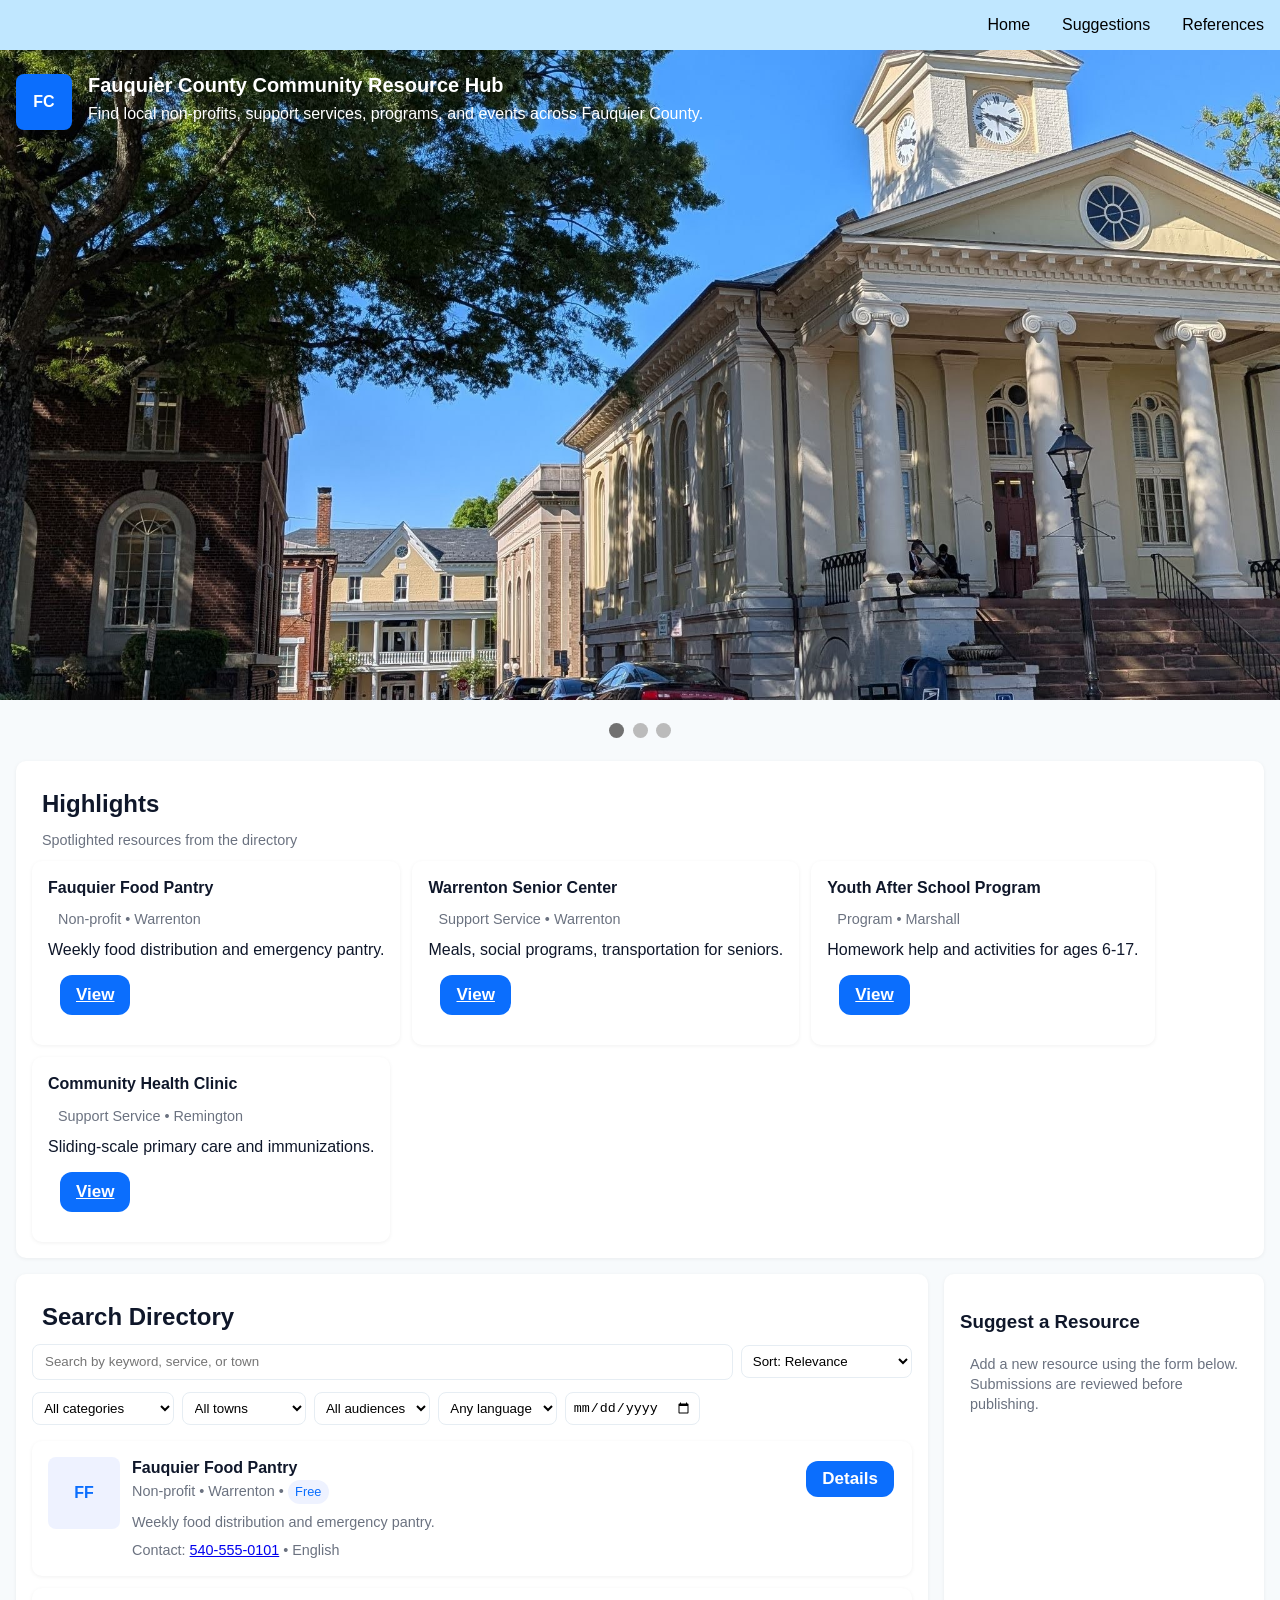
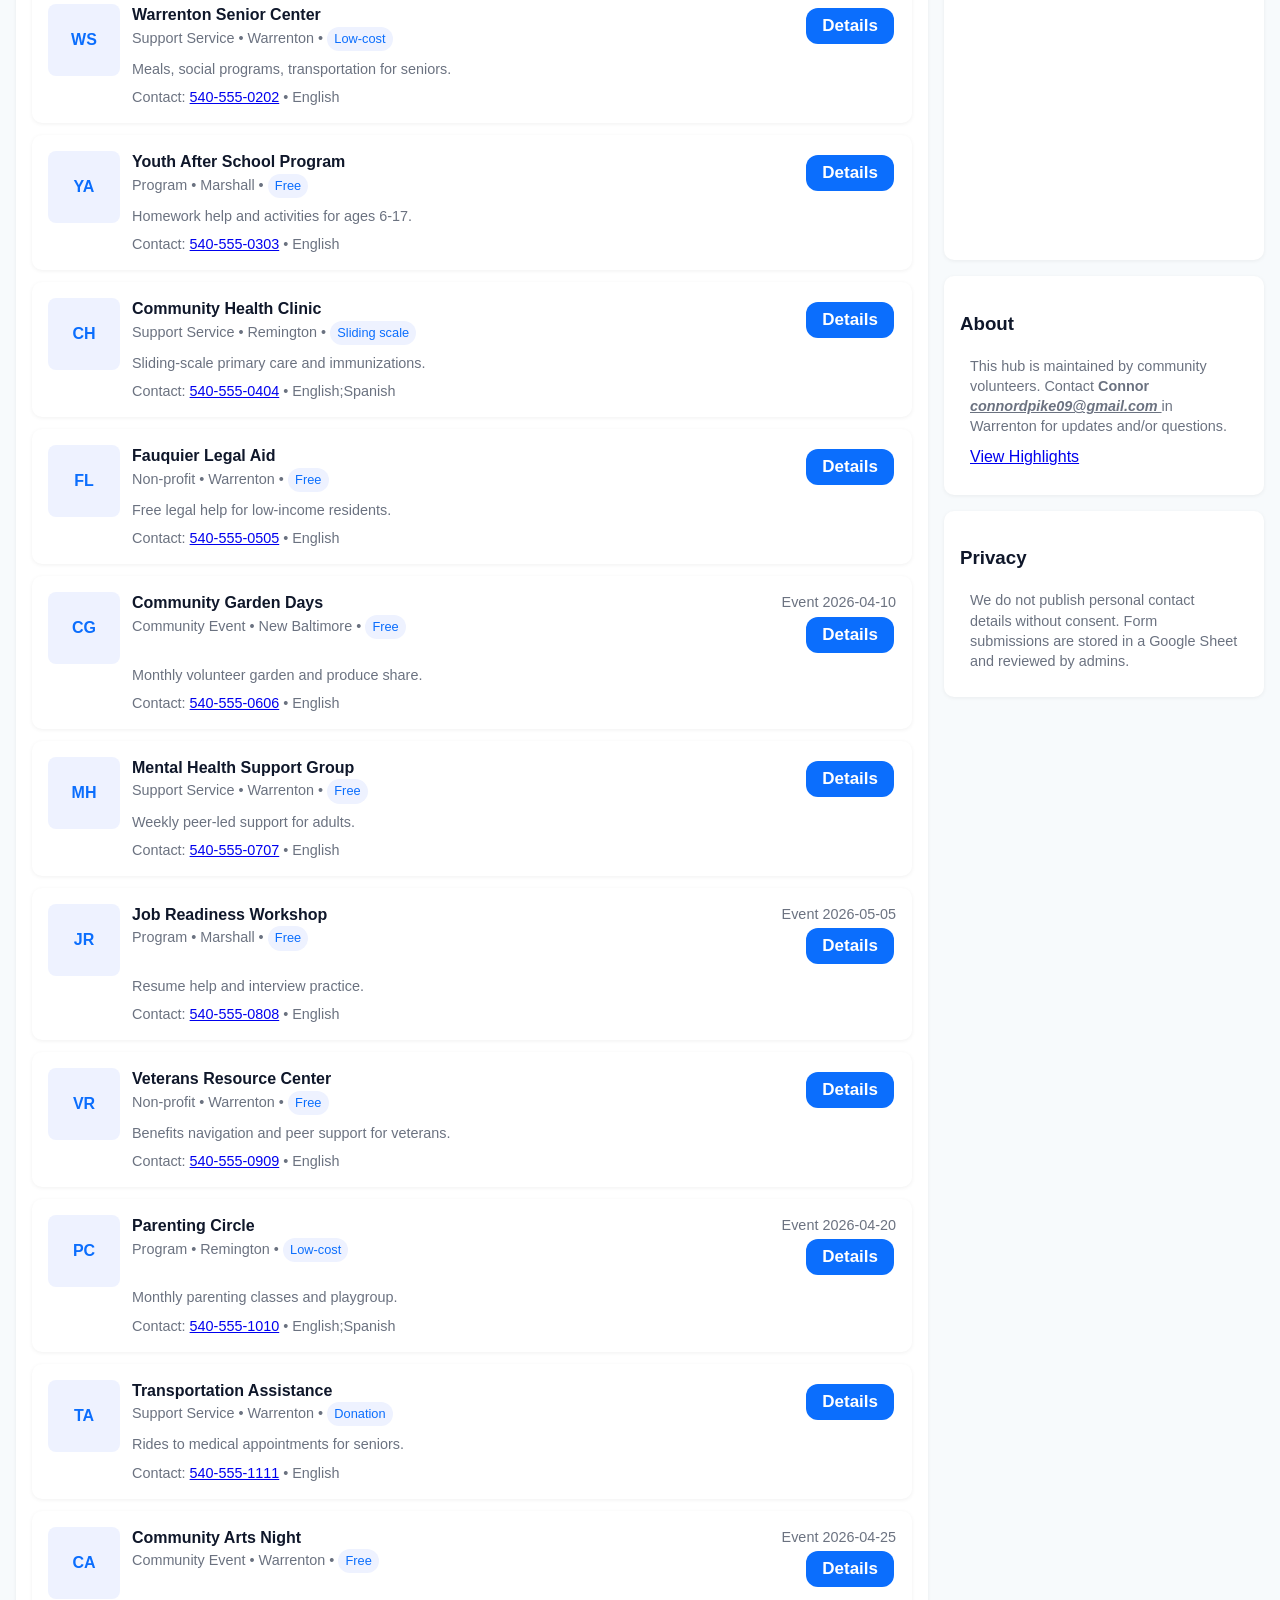
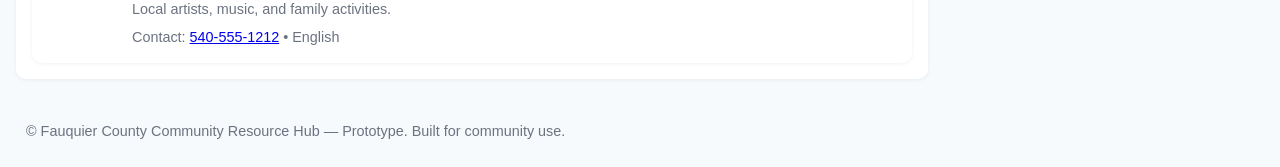
<file: index.html>
<html lang="en">
<head>
  <meta charset="utf-8" />
  <meta name="viewport" content="width=device-width,initial-scale=1" />
  <title>Fauquier County Community Resource Hub</title>
  <meta name="description" content="Directory of non-profits, support services, programs, and events in Fauquier County, VA." />
  <link rel="stylesheet" type="text/css" href="styles.css">


  <!-- Structured Data for one highlighted LocalBusiness and an Event example -->
  <script type="application/ld+json">
  {
    "@context":"https://schema.org",
    "@graph":[
      {"@type":"WebSite","url":"https://example.org","name":"Fauquier County Community Resource Hub"},
      {"@type":"LocalBusiness","name":"Fauquier Food Pantry","address":{"@type":"PostalAddress","addressLocality":"Warrenton","addressRegion":"VA"},"telephone":"+1-540-555-0101"}
    ]
  }
  </script>
</head>
<body>
  


<body class="navbar">

<ul class="navbarul">
  <li><a href="ref.html">References</a></li>
  <li><a href="suggestions.html">Suggestions</a></li>
  <li><a href="index.html">Home</a></li>
</ul>


</body>

<!--
<button class="button button1">View</button
-->


  <a class="skip" href="#main">Skip to main content</a>
  <header>
    <div class="container brand" role="banner">
      <div class="logo" aria-hidden="true">FC</div>
      <div>
        <h1>Fauquier County Community Resource Hub</h1>
        <p class="lead">Find local non-profits, support services, programs, and events across Fauquier County.</p>
      </div>
    </div>
  </header>
<!-- Slideshow -->
<div class="slideshow-container">
<div class="slides fade">
  <img src="images\count 1.jpg" style="width:100%">
  <div class="text">Caption Text</div>
</div>

<div class="slides fade">
  <img src="images\count 2.jpg" style="width:100%">
  <div class="text">Caption Two</div>
</div>

<div class="slides fade">
  <img src="images\count 3.jpg" style="width:100%">
  <div class="text">Caption Three</div>
</div>

</div>
<br>

<div style="text-align:center">
  <span class="dot"></span> 
  <span class="dot"></span> 
  <span class="dot"></span> 
</div>

<script type= "text/javascript" src="script.js"></script>
<!------------------->
  <main id="main" class="container" role="main">
    <!-- Highlight Section -->
    <section aria-labelledby="highlights" class="card" style="margin-bottom:1rem">
      <h2 id="highlights">Highlights</h2>
      <p class="meta">Spotlighted resources from the directory</p>
      <div class="highlight-row" id="highlightRow" aria-live="polite"></div>
    </section>

    <div class="grid">
      <!-- Left: Directory -->
      <div>
        <section class="card" aria-labelledby="searchTitle">
          <h2 id="searchTitle">Search Directory</h2>
          <div class="search-row" role="search" aria-label="Search resources">
            <input id="searchInput" type="search" placeholder="Search by keyword, service, or town" aria-label="Search resources" />
            <div class="sort-row">
              <label for="sortSelect" class="visually-hidden">Sort by</label>
              <select id="sortSelect" aria-label="Sort results">
                <option value="relevance">Sort: Relevance</option>
                <option value="newest">Sort: Newest</option>
                <option value="upcoming">Sort: Upcoming events</option>
              </select>
            </div>
          </div>

          <div class="filters" aria-hidden="false" id="filters">
            <label class="visually-hidden" for="categoryFilter">Category</label>
            <select id="categoryFilter" aria-label="Filter by category">
              <option value="">All categories</option>
            </select>

            <label class="visually-hidden" for="townFilter">Town</label>
            <select id="townFilter" aria-label="Filter by town">
              <option value="">All towns</option>
            </select>

            <label class="visually-hidden" for="audienceFilter">Audience</label>
            <select id="audienceFilter" aria-label="Filter by audience">
              <option value="">All audiences</option>
              <option value="Families">Families</option>
              <option value="Seniors">Seniors</option>
              <option value="Youth">Youth</option>
            </select>

            <label class="visually-hidden" for="languageFilter">Language</label>
            <select id="languageFilter" aria-label="Filter by language">
              <option value="">Any language</option>
              <option value="English">English</option>
              <option value="Spanish">Spanish</option>
            </select>

            <label class="visually-hidden" for="dateFilter">Event date</label>
            <input id="dateFilter" type="date" aria-label="Filter by event date" />
          </div>

          <div id="results" class="results" aria-live="polite"></div>
          <div id="noResults" class="empty" hidden>No resources match your search.</div>
        </section>

        <!-- Resource detail modal (simple) -->
        <div id="detailModal" class="card" role="dialog" aria-modal="true" aria-hidden="true" style="display:none;margin-top:1rem">
          <button id="closeDetail" class="cta" style="background:#e2e8f0;color:#0b6efd">Close</button>
          <div id="detailContent" style="margin-top:.75rem"></div>
        </div>
      </div>

      <!-- Right: Sidebar -->
      <aside class="sidebar">
        <section class="card" aria-labelledby="submitTitle">
          <h3 id="submitTitle">Suggest a Resource</h3>
          <p class="meta">Add a new resource using the form below. Submissions are reviewed before publishing.</p>
          <iframe title="Suggest a resource form" src="https://docs.google.com/forms/d/e/1FAIpQLSen1qCsOibWEckjtG_W7qhlLWphPLWsk9jWWes9sHTEvv5N8A/viewform?usp=headerembedded=true" width="100%" height="420" frameborder="0" marginheight="0" marginwidth="0">Loading…</iframe>
        </section>

        <section class="card" style="margin-top:1rem" aria-labelledby="aboutTitle">
          <h3 id="aboutTitle">About</h3>
          <p class="meta">This hub is maintained by community volunteers. Contact <strong>Connor</strong> <i> <b> <u> connordpike09@gmail.com </u> </b> </i> in Warrenton for updates and/or questions.</p>
          <p><a class="cta" href="#highlights">View Highlights</a></p>
        </section>

        <section class="card" style="margin-top:1rem" aria-labelledby="privacyTitle">
          <h3 id="privacyTitle">Privacy</h3>
          <p class="meta">We do not publish personal contact details without consent. Form submissions are stored in a Google Sheet and reviewed by admins.</p>
        </section>
      </aside>
    </div>
  </main>

  <footer class="container" role="contentinfo">
    <p>© Fauquier County Community Resource Hub — Prototype. Built for community use.</p>
  </footer>

  <script>
    // Seed data: 12 resources across categories. Each item: id,title,category,town,description,contact,language,cost,audience,date,eventFlag,highlight
    const resources = [
      {id:1,title:"Fauquier Food Pantry",category:"Non-profit",town:"Warrenton",description:"Weekly food distribution and emergency pantry.",contact:"540-555-0101",language:"English",cost:"Free",audience:"Families",date:"",event:false,highlight:true},
      {id:2,title:"Warrenton Senior Center",category:"Support Service",town:"Warrenton",description:"Meals, social programs, transportation for seniors.",contact:"540-555-0202",language:"English",cost:"Low-cost",audience:"Seniors",date:"",event:false,highlight:true},
      {id:3,title:"Youth After School Program",category:"Program",town:"Marshall",description:"Homework help and activities for ages 6-17.",contact:"540-555-0303",language:"English",cost:"Free",audience:"Youth",date:"",event:false,highlight:true},
      {id:4,title:"Community Health Clinic",category:"Support Service",town:"Remington",description:"Sliding-scale primary care and immunizations.",contact:"540-555-0404",language:"English;Spanish",cost:"Sliding scale",audience:"All",date:"",event:false,highlight:true},
      {id:5,title:"Fauquier Legal Aid",category:"Non-profit",town:"Warrenton",description:"Free legal help for low-income residents.",contact:"540-555-0505",language:"English",cost:"Free",audience:"All",date:"",event:false,highlight:false},
      {id:6,title:"Community Garden Days",category:"Community Event",town:"New Baltimore",description:"Monthly volunteer garden and produce share.",contact:"540-555-0606",language:"English",cost:"Free",audience:"All",date:"2026-04-10",event:true,highlight:false},
      {id:7,title:"Mental Health Support Group",category:"Support Service",town:"Warrenton",description:"Weekly peer-led support for adults.",contact:"540-555-0707",language:"English",cost:"Free",audience:"Adults",date:"",event:false,highlight:false},
      {id:8,title:"Job Readiness Workshop",category:"Program",town:"Marshall",description:"Resume help and interview practice.",contact:"540-555-0808",language:"English",cost:"Free",audience:"Adults",date:"2026-05-05",event:true,highlight:false},
      {id:9,title:"Veterans Resource Center",category:"Non-profit",town:"Warrenton",description:"Benefits navigation and peer support for veterans.",contact:"540-555-0909",language:"English",cost:"Free",audience:"Veterans",date:"",event:false,highlight:false},
      {id:10,title:"Parenting Circle",category:"Program",town:"Remington",description:"Monthly parenting classes and playgroup.",contact:"540-555-1010",language:"English;Spanish",cost:"Low-cost",audience:"Families",date:"2026-04-20",event:true,highlight:false},
      {id:11,title:"Transportation Assistance",category:"Support Service",town:"Warrenton",description:"Rides to medical appointments for seniors.",contact:"540-555-1111",language:"English",cost:"Donation",audience:"Seniors",date:"",event:false,highlight:false},
      {id:12,title:"Community Arts Night",category:"Community Event",town:"Warrenton",description:"Local artists, music, and family activities.",contact:"540-555-1212",language:"English",cost:"Free",audience:"All",date:"2026-04-25",event:true,highlight:false}
    ];

    // Populate filters
    const categoryFilter = document.getElementById('categoryFilter');
    const townFilter = document.getElementById('townFilter');
    const audienceFilter = document.getElementById('audienceFilter');
    const languageFilter = document.getElementById('languageFilter');
    const dateFilter = document.getElementById('dateFilter');
    const searchInput = document.getElementById('searchInput');
    const resultsEl = document.getElementById('results');
    const noResults = document.getElementById('noResults');
    const sortSelect = document.getElementById('sortSelect');
    const highlightRow = document.getElementById('highlightRow');
    const detailModal = document.getElementById('detailModal');
    const detailContent = document.getElementById('detailContent');
    const closeDetail = document.getElementById('closeDetail');

    function uniqueValues(key){
      return [...new Set(resources.map(r=>r[key]).filter(Boolean))].sort();
    }
    function populateSelect(sel, values){
      values.forEach(v=>{
        const opt=document.createElement('option'); opt.value=v; opt.textContent=v; sel.appendChild(opt);
      });
    }
    populateSelect(categoryFilter, uniqueValues('category'));
    populateSelect(townFilter, uniqueValues('town'));

    // Render highlights
    function renderHighlights(){
      highlightRow.innerHTML='';
      const highlights = resources.filter(r=>r.highlight).slice(0,6);
      highlights.forEach(h=>{
        const div=document.createElement('div'); div.className='card highlight';
        div.innerHTML = `<strong>${h.title}</strong><p class="meta">${h.category} • ${h.town}</p><p style="margin:.5rem 0">${h.description}</p><p><a href="" class="button button1" data-id="${h.id}">View</a></p>`;
        highlightRow.appendChild(div);
      });
    }

    // Render results
    function renderResults(list){
      resultsEl.innerHTML='';
      if(!list.length){ noResults.hidden=false; return; } else { noResults.hidden=true; }
      list.forEach(r=>{
        const div=document.createElement('div'); div.className='card resource';
        div.innerHTML = `<div class="thumb" aria-hidden="true">${r.title.split(' ').slice(0,2).map(s=>s[0]).join('')}</div>
          <div style="flex:1">
            <div style="display:flex;justify-content:space-between;align-items:start">
              <div>
                <strong>${r.title}</strong>
                <div class="meta">${r.category} • ${r.town} • <span class="tag">${r.cost}</span></div>
              </div>
              <div style="text-align:right">
                ${r.event ? `<div class="meta">Event ${r.date}</div>` : ''}
                <button class="button button1" data-id="${r.id}">Details</button> 
              </div>
            </div>
            <p style="margin:.5rem 0" class="meta">${r.description}</p>
            <div class="meta">Contact: <a href="tel:${r.contact}">${r.contact}</a> • ${r.language}</div>
          </div>`;
        resultsEl.appendChild(div);
      });
    }

    // Filtering logic
    function filterAndSort(){
      const q = searchInput.value.trim().toLowerCase();
      const cat = categoryFilter.value;
      const town = townFilter.value;
      const aud = audienceFilter.value;
      const lang = languageFilter.value;
      const date = dateFilter.value;
      let list = resources.filter(r=>{
        // text match
        const text = (r.title+' '+r.description+' '+r.category+' '+r.town+' '+r.language).toLowerCase();
        const textMatch = q ? text.includes(q) : true;
        const catMatch = cat ? r.category===cat : true;
        const townMatch = town ? r.town===town : true;
        const audMatch = aud ? r.audience===aud : true;
        const langMatch = lang ? r.language.includes(lang) : true;
        const dateMatch = date ? (r.event && r.date===date) : true;
        return textMatch && catMatch && townMatch && audMatch && langMatch && dateMatch;
      });

      // sort
      const sort = sortSelect.value;
      if(sort==='newest'){ list = list.slice().reverse(); }
      if(sort==='upcoming'){ list = list.slice().filter(r=>r.event).sort((a,b)=> (a.date||'').localeCompare(b.date||'')); }

      renderResults(list);
    }

    // Event delegation for details
    resultsEl.addEventListener('click', e=>{
      const btn = e.target.closest('button');
      if(!btn) return;
      const id = Number(btn.dataset.id);
      openDetail(id);
    });
    highlightRow.addEventListener('click', e=>{
      const a = e.target.closest('a');
      if(!a) return;
      const id = Number(a.dataset.id);
      openDetail(id);
      e.preventDefault();
    });

    function openDetail(id){
      const r = resources.find(x=>x.id===id);
      if(!r) return;
      detailContent.innerHTML = `
        <h3>${r.title}</h3>
        <p class="meta">${r.category} • ${r.town} • ${r.cost}</p>
        <p>${r.description}</p>
        <p class="meta">Contact: <a href="tel:${r.contact}">${r.contact}</a></p>
        ${r.event ? `<p class="meta">Event date: ${r.date}</p>` : ''}
        <div style="margin-top:.5rem">
          <a class="cta" href="https://www.google.com/maps/search/${encodeURIComponent(r.town+' '+r.title)}" target="_blank" rel="noopener">Open map</a>
          <a class="cta" style="background:#10b981;margin-left:.5rem" href="mailto:?subject=${encodeURIComponent('Resource: '+r.title)}&body=${encodeURIComponent(r.title+' - '+r.description)}">Share</a>
        </div>
      `;
      detailModal.style.display='block';
      detailModal.setAttribute('aria-hidden','false');
      detailModal.scrollIntoView({behavior:'smooth'});
    }
    closeDetail.addEventListener('click', ()=>{
      detailModal.style.display='none';
      detailModal.setAttribute('aria-hidden','true');
    });

    // Wire inputs
    [searchInput,categoryFilter,townFilter,audienceFilter,languageFilter,dateFilter,sortSelect].forEach(el=>{
      el.addEventListener('input', filterAndSort);
      el.addEventListener('change', filterAndSort);
    });

    // Initial render
    renderHighlights();
    filterAndSort();

    // Accessibility: keyboard focus for results
    document.addEventListener('keydown', e=>{
      if(e.key==='/' && document.activeElement.tagName!=='INPUT'){ e.preventDefault(); searchInput.focus(); }
      if(e.key==='Escape'){ detailModal.style.display='none'; detailModal.setAttribute('aria-hidden','true'); }
    });

    // Simple analytics placeholder (replace with GA snippet if desired)
    console.log('Prototype loaded: Fauquier County Resource Hub');

    // NOTE: For admin workflow, connect the Google Form responses sheet to a simple review process.
  </script>
</body>
</html>
</file>
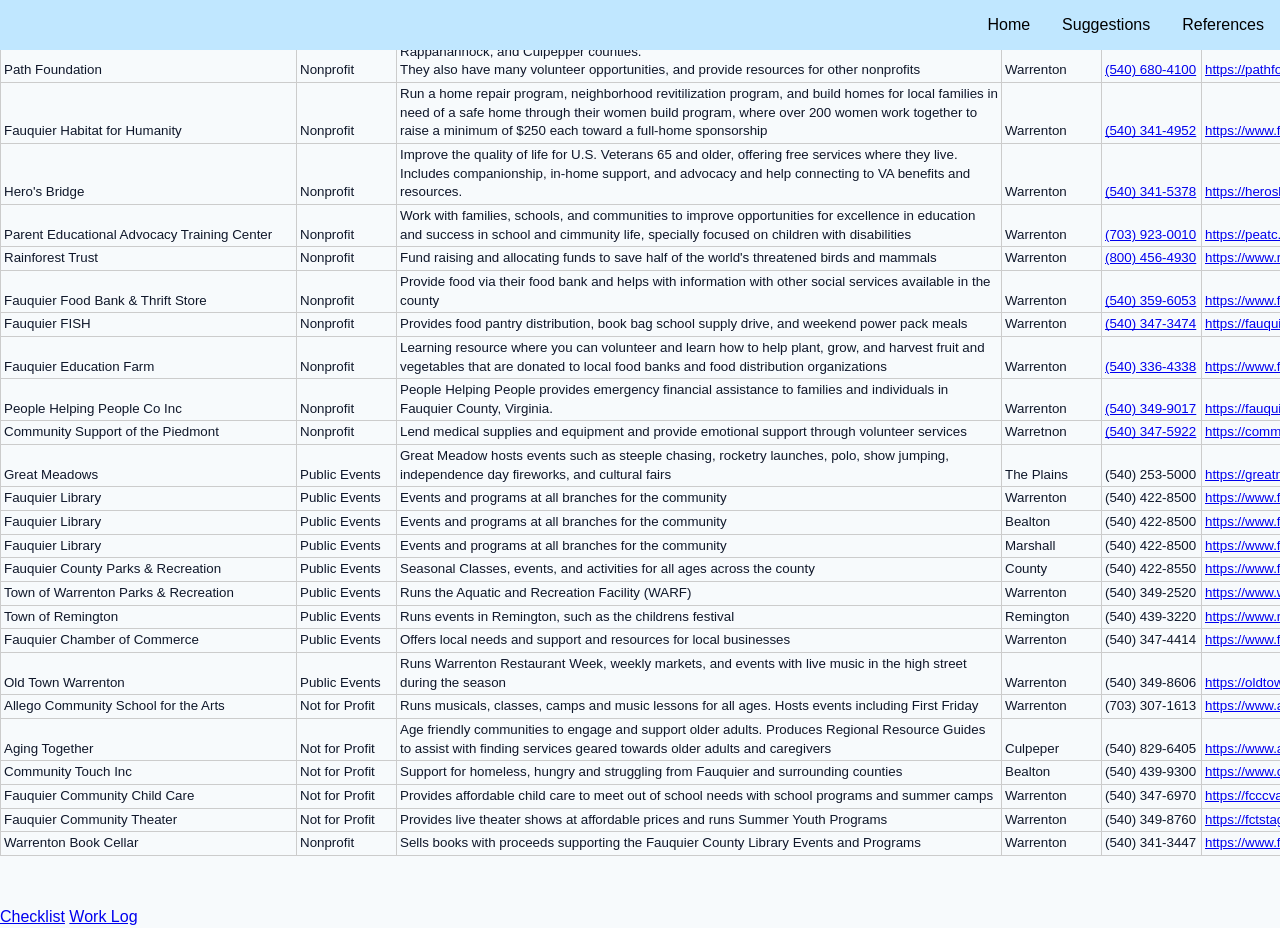
<file: ref.html>
<!DOCTYPE html>
<html>
  <head>
    <link rel="stylesheet" type="text/css" href="styles.css">
  </head>
  <body class="navbar">

<ul class="navbarul">
  <li><a href="ref.html">References</a></li>
  <li><a href="suggestions.html">Suggestions</a></li>
  <li><a href="index.html">Home</a></li>
</ul>
<div>
  <google-sheets-html-origin ><table xmlns="http://www.w3.org/1999/xhtml" cellspacing="0" cellpadding="0" dir="ltr" border="1" data-sheets-root="1" data-sheets-baot="1" style="table-layout: fixed; font-size: 10pt; font-family: Arial; width: 0px; border-collapse: collapse; border-width: medium; border-style: none; border-color: currentcolor; border-image: initial;">
  <thead>
    <tr style="height: 21px;">
      <th>Name</th>
      <th>Category</th>
      <th>Description</th>
      <th>Location</th>
      <th>Phone Number</th>
      <th>URL</th>
    </tr>
  </thead><colgroup><col width="296"><col width="100"><col width="605"><col width="100"><col width="100"><col width="495"></colgroup>
  <tbody>
    <tr style="height: 21px;">
      <td style="border: 1px solid rgb(204, 204, 204); overflow: hidden; padding: 2px 3px; vertical-align: bottom;">Path Foundation</td>
      <td style="border: 1px solid rgb(204, 204, 204); overflow: hidden; padding: 2px 3px; vertical-align: bottom; overflow-wrap: break-word;">Nonprofit</td>
      <td style="border: 1px solid rgb(204, 204, 204); overflow: hidden; padding: 2px 3px; vertical-align: bottom; overflow-wrap: break-word;">Nonprofit that gives grants and programs aimed at enhancing the health and wellbeing of Fauquier, Rappahannock, and Culpepper counties.<br>They also have many volunteer opportunities, and provide resources for other nonprofits</td>
      <td style="border: 1px solid rgb(204, 204, 204); overflow: hidden; padding: 2px 3px; vertical-align: bottom;">Warrenton</td>
      <td style="border: 1px solid rgb(204, 204, 204); overflow: hidden; padding: 2px 3px; vertical-align: bottom;"><a class="in-cell-link" href="about:invalid#zClosurez" target="_blank">(540) 680-4100</a></td>
      <td style="border: 1px solid rgb(204, 204, 204); overflow: hidden; padding: 2px 3px; vertical-align: bottom; text-decoration: underline; color: rgb(17, 85, 204);"><a class="in-cell-link" href="https://pathforyou.org/" target="_blank"><span style="font-size: 10pt; text-decoration-skip-ink: none; color: rgb(17, 85, 204);"></span></a><a class="in-cell-link" target="_blank" href="https://pathforyou.org/">https://pathforyou.org/</a></td>
    </tr>
    <tr style="height: 21px;">
      <td style="border: 1px solid rgb(204, 204, 204); overflow: hidden; padding: 2px 3px; vertical-align: bottom;">Fauquier Habitat for Humanity</td>
      <td style="border: 1px solid rgb(204, 204, 204); overflow: hidden; padding: 2px 3px; vertical-align: bottom; overflow-wrap: break-word;">Nonprofit</td>
      <td style="border: 1px solid rgb(204, 204, 204); overflow: hidden; padding: 2px 3px; vertical-align: bottom; overflow-wrap: break-word;">Run a home repair program, neighborhood revitilization program, and build homes for local families in need of a safe home through their women build program, where over 200 women work together to raise a minimum of $250 each toward a full-home sponsorship</td>
      <td style="border: 1px solid rgb(204, 204, 204); overflow: hidden; padding: 2px 3px; vertical-align: bottom;">Warrenton</td>
      <td style="border: 1px solid rgb(204, 204, 204); overflow: hidden; padding: 2px 3px; vertical-align: bottom;"><span style="font-size: 10pt; text-decoration: underline; text-decoration-skip-ink: none; color: rgb(17, 85, 204);"><a class="in-cell-link" target="_blank" href="tel:5403414952">(540) 341-4952</a></span></td>
      <td style="border: 1px solid rgb(204, 204, 204); overflow: hidden; padding: 2px 3px; vertical-align: bottom; text-decoration: underline; color: rgb(17, 85, 204);"><a class="in-cell-link" href="https://www.fauquierhabitat.org/" target="_blank"><span style="font-size: 10pt; text-decoration-skip-ink: none; color: rgb(17, 85, 204);"></span></a><a class="in-cell-link" target="_blank" href="https://www.fauquierhabitat.org/">https://www.fauquierhabitat.org/</a></td>
    </tr>
    <tr style="height: 21px;">
      <td style="border: 1px solid rgb(204, 204, 204); overflow: hidden; padding: 2px 3px; vertical-align: bottom;">Hero's Bridge</td>
      <td style="border: 1px solid rgb(204, 204, 204); overflow: hidden; padding: 2px 3px; vertical-align: bottom; overflow-wrap: break-word;">Nonprofit</td>
      <td style="border: 1px solid rgb(204, 204, 204); overflow: hidden; padding: 2px 3px; vertical-align: bottom; overflow-wrap: break-word;">Improve the quality of life for U.S. Veterans 65 and older, offering free services where they live. Includes companionship, in-home support, and advocacy and help connecting to VA benefits and resources.</td>
      <td style="border: 1px solid rgb(204, 204, 204); overflow: hidden; padding: 2px 3px; vertical-align: bottom;">Warrenton</td>
      <td style="border: 1px solid rgb(204, 204, 204); overflow: hidden; padding: 2px 3px; vertical-align: bottom;"><span style="font-size: 10pt; text-decoration: underline; text-decoration-skip-ink: none; color: rgb(17, 85, 204);"><a class="in-cell-link" target="_blank" href="tel:5403415378">(540) 341-5378</a></span></td>
      <td style="border: 1px solid rgb(204, 204, 204); overflow: hidden; padding: 2px 3px; vertical-align: bottom; text-decoration: underline; color: rgb(17, 85, 204);"><a class="in-cell-link" href="https://herosbridge.org/" target="_blank"><span style="font-size: 10pt; text-decoration-skip-ink: none; color: rgb(17, 85, 204);"></span></a><a class="in-cell-link" target="_blank" href="https://herosbridge.org/">https://herosbridge.org/</a></td>
    </tr>
    <tr style="height: 21px;">
      <td style="border: 1px solid rgb(204, 204, 204); overflow: hidden; padding: 2px 3px; vertical-align: bottom; overflow-wrap: break-word;">Parent Educational Advocacy Training Center</td>
      <td style="border: 1px solid rgb(204, 204, 204); overflow: hidden; padding: 2px 3px; vertical-align: bottom; overflow-wrap: break-word;">Nonprofit</td>
      <td style="border: 1px solid rgb(204, 204, 204); overflow: hidden; padding: 2px 3px; vertical-align: bottom; overflow-wrap: break-word;">Work with families, schools, and communities to improve opportunities for excellence in education and success in school and cimmunity life, specially focused on children with disabilities</td>
      <td style="border: 1px solid rgb(204, 204, 204); overflow: hidden; padding: 2px 3px; vertical-align: bottom;">Warrenton</td>
      <td style="border: 1px solid rgb(204, 204, 204); overflow: hidden; padding: 2px 3px; vertical-align: bottom; text-decoration: underline; color: rgb(17, 85, 204);"><a class="in-cell-link" href="https://www.google.com/search?client=firefox-b-1-d&amp;q=peatc#" target="_blank"><span style="font-size: 10pt; text-decoration-skip-ink: none; color: rgb(17, 85, 204);"></span></a><a class="in-cell-link" target="_blank" href="https://www.google.com/search?client=firefox-b-1-d&amp;q=peatc#">(703) 923-0010</a></td>
      <td style="border: 1px solid rgb(204, 204, 204); overflow: hidden; padding: 2px 3px; vertical-align: bottom; text-decoration: underline; color: rgb(17, 85, 204);"><a class="in-cell-link" href="https://peatc.org/" target="_blank"><span style="font-size: 10pt; text-decoration-skip-ink: none; color: rgb(17, 85, 204);"></span></a><a class="in-cell-link" target="_blank" href="https://peatc.org/">https://peatc.org/</a></td>
    </tr>
    <tr style="height: 21px;">
      <td style="border: 1px solid rgb(204, 204, 204); overflow: hidden; padding: 2px 3px; vertical-align: bottom;">Rainforest Trust</td>
      <td style="border: 1px solid rgb(204, 204, 204); overflow: hidden; padding: 2px 3px; vertical-align: bottom; overflow-wrap: break-word;">Nonprofit</td>
      <td style="border: 1px solid rgb(204, 204, 204); overflow: hidden; padding: 2px 3px; vertical-align: bottom;">Fund raising and allocating funds to save half of the world's threatened birds and mammals</td>
      <td style="border: 1px solid rgb(204, 204, 204); overflow: hidden; padding: 2px 3px; vertical-align: bottom;">Warrenton</td>
      <td style="border: 1px solid rgb(204, 204, 204); overflow: hidden; padding: 2px 3px; vertical-align: bottom; text-decoration: underline; color: rgb(17, 85, 204);"><a class="in-cell-link" href="https://www.google.com/search?q=rainforest+trust+warrenton+va&amp;client=firefox-b-1-d&amp;hs=OOfp&amp;sca_esv=b103bd3d850b62ba&amp;sxsrf=ANbL-n6tljmiB4yg9GMLOHMzbQXgergssA%3A1775595798305&amp;ei=FnHVadasEpjLp84P7NKeyQM&amp;biw=1870&amp;bih=919&amp;ved=0ahUKEwjWj8rm0dyTAxWY5ckDHWypJzkQ4dUDCBE&amp;uact=5&amp;oq=rainforest+trust+warrenton+va&amp;gs_lp=[base64]&amp;sclient=gws-wiz-serp#" target="_blank"><span style="font-size: 10pt; text-decoration-skip-ink: none; color: rgb(17, 85, 204);"></span></a><a class="in-cell-link" target="_blank" href="https://www.google.com/search?q=rainforest+trust+warrenton+va&amp;client=firefox-b-1-d&amp;hs=OOfp&amp;sca_esv=b103bd3d850b62ba&amp;sxsrf=ANbL-n6tljmiB4yg9GMLOHMzbQXgergssA%3A1775595798305&amp;ei=FnHVadasEpjLp84P7NKeyQM&amp;biw=1870&amp;bih=919&amp;ved=0ahUKEwjWj8rm0dyTAxWY5ckDHWypJzkQ4dUDCBE&amp;uact=5&amp;oq=rainforest+trust+warrenton+va&amp;gs_lp=[base64]&amp;sclient=gws-wiz-serp#">(800) 456-4930</a></td>
      <td style="border: 1px solid rgb(204, 204, 204); overflow: hidden; padding: 2px 3px; vertical-align: bottom; text-decoration: underline; color: rgb(17, 85, 204);"><a class="in-cell-link" href="https://www.rainforesttrust.org/" target="_blank"><span style="font-size: 10pt; text-decoration-skip-ink: none; color: rgb(17, 85, 204);"></span></a><a class="in-cell-link" target="_blank" href="https://www.rainforesttrust.org/">https://www.rainforesttrust.org/</a></td>
    </tr>
    <tr style="height: 21px;">
      <td style="border: 1px solid rgb(204, 204, 204); overflow: hidden; padding: 2px 3px; vertical-align: bottom; overflow-wrap: break-word;">Fauquier Food Bank &amp; Thrift Store</td>
      <td style="border: 1px solid rgb(204, 204, 204); overflow: hidden; padding: 2px 3px; vertical-align: bottom; overflow-wrap: break-word;">Nonprofit</td>
      <td style="border: 1px solid rgb(204, 204, 204); overflow: hidden; padding: 2px 3px; vertical-align: bottom; overflow-wrap: break-word;">Provide food via their food bank and helps with information with other social services available in the county</td>
      <td style="border: 1px solid rgb(204, 204, 204); overflow: hidden; padding: 2px 3px; vertical-align: bottom;">Warrenton</td>
      <td style="border: 1px solid rgb(204, 204, 204); overflow: hidden; padding: 2px 3px; vertical-align: bottom;"><span style="font-size: 10pt; text-decoration: underline; text-decoration-skip-ink: none; color: rgb(17, 85, 204);"><a class="in-cell-link" target="_blank" href="tel:5403596053">(540) 359-6053</a></span></td>
      <td style="border: 1px solid rgb(204, 204, 204); overflow: hidden; padding: 2px 3px; vertical-align: bottom; text-decoration: underline; color: rgb(17, 85, 204);"><a class="in-cell-link" href="https://www.fauquierfoodbank.org/" target="_blank"><span style="font-size: 10pt; text-decoration-skip-ink: none; color: rgb(17, 85, 204);"></span></a><a class="in-cell-link" target="_blank" href="https://www.fauquierfoodbank.org/">https://www.fauquierfoodbank.org/</a></td>
    </tr>
    <tr style="height: 21px;">
      <td style="border: 1px solid rgb(204, 204, 204); overflow: hidden; padding: 2px 3px; vertical-align: bottom;">Fauquier FISH</td>
      <td style="border: 1px solid rgb(204, 204, 204); overflow: hidden; padding: 2px 3px; vertical-align: bottom; overflow-wrap: break-word;">Nonprofit</td>
      <td style="border: 1px solid rgb(204, 204, 204); overflow: hidden; padding: 2px 3px; vertical-align: bottom;">Provides food pantry distribution, book bag school supply drive, and weekend power pack meals</td>
      <td style="border: 1px solid rgb(204, 204, 204); overflow: hidden; padding: 2px 3px; vertical-align: bottom;">Warrenton</td>
      <td style="border: 1px solid rgb(204, 204, 204); overflow: hidden; padding: 2px 3px; vertical-align: bottom;"><span style="font-size: 10pt; text-decoration: underline; text-decoration-skip-ink: none; color: rgb(17, 85, 204);"><a class="in-cell-link" target="_blank" href="tel:5403473474">(540) 347-3474</a></span></td>
      <td style="border: 1px solid rgb(204, 204, 204); overflow: hidden; padding: 2px 3px; vertical-align: bottom; text-decoration: underline; color: rgb(17, 85, 204);"><a class="in-cell-link" href="https://fauquierfish.org/" target="_blank"><span style="font-size: 10pt; text-decoration-skip-ink: none; color: rgb(17, 85, 204);"></span></a><a class="in-cell-link" target="_blank" href="https://fauquierfish.org/">https://fauquierfish.org/</a></td>
    </tr>
    <tr style="height: 21px;">
      <td style="border: 1px solid rgb(204, 204, 204); overflow: hidden; padding: 2px 3px; vertical-align: bottom;">Fauquier Education Farm</td>
      <td style="border: 1px solid rgb(204, 204, 204); overflow: hidden; padding: 2px 3px; vertical-align: bottom; overflow-wrap: break-word;">Nonprofit</td>
      <td style="border: 1px solid rgb(204, 204, 204); overflow: hidden; padding: 2px 3px; vertical-align: bottom; overflow-wrap: break-word;">Learning resource where you can volunteer and learn how to help plant, grow, and harvest fruit and vegetables that are donated to local food banks and food distribution organizations</td>
      <td style="border: 1px solid rgb(204, 204, 204); overflow: hidden; padding: 2px 3px; vertical-align: bottom;">Warrenton</td>
      <td style="border: 1px solid rgb(204, 204, 204); overflow: hidden; padding: 2px 3px; vertical-align: bottom; text-decoration: underline; color: rgb(17, 85, 204);"><a class="in-cell-link" href="https://www.google.com/search?q=fauquier+education+farm&amp;client=firefox-b-1-d&amp;hs=MOfp&amp;sca_esv=b103bd3d850b62ba&amp;sxsrf=ANbL-n77eRwMbQPLw9cyWd2kmv2Ob0_N9Q%3A1775595713836&amp;ei=wXDVaezmMu-Ep84PwOmimA4&amp;biw=1870&amp;bih=919&amp;oq=fauquier+edu&amp;gs_lp=[base64]&amp;sclient=gws-wiz-serp#" target="_blank"><span style="font-size: 10pt; text-decoration-skip-ink: none; color: rgb(17, 85, 204);"></span></a><a class="in-cell-link" target="_blank" href="https://www.google.com/search?q=fauquier+education+farm&amp;client=firefox-b-1-d&amp;hs=MOfp&amp;sca_esv=b103bd3d850b62ba&amp;sxsrf=ANbL-n77eRwMbQPLw9cyWd2kmv2Ob0_N9Q%3A1775595713836&amp;ei=wXDVaezmMu-Ep84PwOmimA4&amp;biw=1870&amp;bih=919&amp;oq=fauquier+edu&amp;gs_lp=[base64]&amp;sclient=gws-wiz-serp#">(540) 336-4338</a></td>
      <td style="border: 1px solid rgb(204, 204, 204); overflow: hidden; padding: 2px 3px; vertical-align: bottom; text-decoration: underline; color: rgb(17, 85, 204);"><a class="in-cell-link" href="https://www.fauquiereducationfarm.org/" target="_blank"><span style="font-size: 10pt; text-decoration-skip-ink: none; color: rgb(17, 85, 204);"></span></a><a class="in-cell-link" target="_blank" href="https://www.fauquiereducationfarm.org/">https://www.fauquiereducationfarm.org/</a></td>
    </tr>
    <tr style="height: 21px;">
      <td style="border: 1px solid rgb(204, 204, 204); overflow: hidden; padding: 2px 3px; vertical-align: bottom;">People Helping People Co Inc</td>
      <td style="border: 1px solid rgb(204, 204, 204); overflow: hidden; padding: 2px 3px; vertical-align: bottom; overflow-wrap: break-word;">Nonprofit</td>
      <td style="border: 1px solid rgb(204, 204, 204); overflow: hidden; padding: 2px 3px; vertical-align: bottom; overflow-wrap: break-word;">People Helping People provides emergency financial assistance to families and individuals in Fauquier County, Virginia.</td>
      <td style="border: 1px solid rgb(204, 204, 204); overflow: hidden; padding: 2px 3px; vertical-align: bottom;">Warrenton</td>
      <td style="border: 1px solid rgb(204, 204, 204); overflow: hidden; padding: 2px 3px; vertical-align: bottom; text-decoration: underline; color: rgb(17, 85, 204);"><a class="in-cell-link" href="https://www.google.com/search?client=firefox-b-1-d&amp;q=people+helping+people+warrenton+va#" target="_blank"><span style="font-size: 10pt; text-decoration-skip-ink: none; color: rgb(17, 85, 204);"></span></a><a class="in-cell-link" target="_blank" href="https://www.google.com/search?client=firefox-b-1-d&amp;q=people+helping+people+warrenton+va#">(540) 349-9017</a></td>
      <td style="border: 1px solid rgb(204, 204, 204); overflow: hidden; padding: 2px 3px; vertical-align: bottom; text-decoration: underline; color: rgb(17, 85, 204);"><a class="in-cell-link" href="https://fauquierphp.com/" target="_blank"><span style="font-size: 10pt; text-decoration-skip-ink: none; color: rgb(17, 85, 204);"></span></a><a class="in-cell-link" target="_blank" href="https://fauquierphp.com/">https://fauquierphp.com/</a></td>
    </tr>
    <tr style="height: 21px;">
      <td style="border: 1px solid rgb(204, 204, 204); overflow: hidden; padding: 2px 3px; vertical-align: bottom; overflow-wrap: break-word;">Community Support of the Piedmont</td>
      <td style="border: 1px solid rgb(204, 204, 204); overflow: hidden; padding: 2px 3px; vertical-align: bottom; overflow-wrap: break-word;">Nonprofit</td>
      <td style="border: 1px solid rgb(204, 204, 204); overflow: hidden; padding: 2px 3px; vertical-align: bottom; overflow-wrap: break-word;">Lend medical supplies and equipment and provide emotional support through volunteer services</td>
      <td style="border: 1px solid rgb(204, 204, 204); overflow: hidden; padding: 2px 3px; vertical-align: bottom;">Warretnon</td>
      <td style="border: 1px solid rgb(204, 204, 204); overflow: hidden; padding: 2px 3px; vertical-align: bottom;"><span style="font-size: 10pt; text-decoration: underline; text-decoration-skip-ink: none; color: rgb(17, 85, 204);"><a class="in-cell-link" target="_blank" href="tel:5403475922">(540) 347-5922</a></span></td>
      <td style="border: 1px solid rgb(204, 204, 204); overflow: hidden; padding: 2px 3px; vertical-align: bottom; text-decoration: underline; color: rgb(17, 85, 204);"><a class="in-cell-link" href="https://communitysupportofthepiedmont.com/" target="_blank"><span style="font-size: 10pt; text-decoration-skip-ink: none; color: rgb(17, 85, 204);"></span></a><a class="in-cell-link" target="_blank" href="https://communitysupportofthepiedmont.com/">https://communitysupportofthepiedmont.com/</a></td>
    </tr>
    <tr style="height: 21px;">
      <td style="border: 1px solid rgb(204, 204, 204); overflow: hidden; padding: 2px 3px; vertical-align: bottom; overflow-wrap: break-word;">Great Meadows</td>
      <td style="border: 1px solid rgb(204, 204, 204); overflow: hidden; padding: 2px 3px; vertical-align: bottom; overflow-wrap: break-word;">Public Events</td>
      <td style="border: 1px solid rgb(204, 204, 204); overflow: hidden; padding: 2px 3px; vertical-align: bottom; overflow-wrap: break-word;">Great Meadow hosts events such as steeple chasing, rocketry launches, polo, show jumping, independence day fireworks, and cultural fairs</td>
      <td style="border: 1px solid rgb(204, 204, 204); overflow: hidden; padding: 2px 3px; vertical-align: bottom;">The Plains</td>
      <td style="border: 1px solid rgb(204, 204, 204); overflow: hidden; padding: 2px 3px; vertical-align: bottom;">(540) 253-5000</td>
      <td style="border: 1px solid rgb(204, 204, 204); overflow: hidden; padding: 2px 3px; vertical-align: bottom; text-decoration: underline; color: rgb(17, 85, 204);"><a class="in-cell-link" href="https://greatmeadow.org/" target="_blank"><span style="font-size: 10pt; text-decoration-skip-ink: none; color: rgb(17, 85, 204);"></span></a><a class="in-cell-link" target="_blank" href="https://greatmeadow.org/">https://greatmeadow.org/</a></td>
    </tr>
    <tr style="height: 21px;">
      <td style="border: 1px solid rgb(204, 204, 204); overflow: hidden; padding: 2px 3px; vertical-align: bottom;">Fauquier Library</td>
      <td style="border: 1px solid rgb(204, 204, 204); overflow: hidden; padding: 2px 3px; vertical-align: bottom; overflow-wrap: break-word;">Public Events</td>
      <td style="border: 1px solid rgb(204, 204, 204); overflow: hidden; padding: 2px 3px; vertical-align: bottom; overflow-wrap: break-word;">Events and programs at all branches for the community</td>
      <td style="border: 1px solid rgb(204, 204, 204); overflow: hidden; padding: 2px 3px; vertical-align: bottom;">Warrenton</td>
      <td style="border: 1px solid rgb(204, 204, 204); overflow: hidden; padding: 2px 3px; vertical-align: bottom;">(540) 422-8500</td>
      <td style="border: 1px solid rgb(204, 204, 204); overflow: hidden; padding: 2px 3px; vertical-align: bottom; text-decoration: underline; color: rgb(17, 85, 204);"><a class="in-cell-link" href="https://www.fauquierlibrary.org/event-calendar-alternate-layout" target="_blank"><span style="font-size: 10pt; text-decoration-skip-ink: none; color: rgb(17, 85, 204);"></span></a><a class="in-cell-link" target="_blank" href="https://www.fauquierlibrary.org/event-calendar-alternate-layout">https://www.fauquierlibrary.org/event-calendar-alternate-layout</a></td>
    </tr>
    <tr style="height: 21px;">
      <td style="border: 1px solid rgb(204, 204, 204); overflow: hidden; padding: 2px 3px; vertical-align: bottom;">Fauquier Library</td>
      <td style="border: 1px solid rgb(204, 204, 204); overflow: hidden; padding: 2px 3px; vertical-align: bottom; overflow-wrap: break-word;">Public Events</td>
      <td style="border: 1px solid rgb(204, 204, 204); overflow: hidden; padding: 2px 3px; vertical-align: bottom; overflow-wrap: break-word;">Events and programs at all branches for the community</td>
      <td style="border: 1px solid rgb(204, 204, 204); overflow: hidden; padding: 2px 3px; vertical-align: bottom;">Bealton</td>
      <td style="border: 1px solid rgb(204, 204, 204); overflow: hidden; padding: 2px 3px; vertical-align: bottom;">(540) 422-8500</td>
      <td style="border: 1px solid rgb(204, 204, 204); overflow: hidden; padding: 2px 3px; vertical-align: bottom; text-decoration: underline; color: rgb(17, 85, 204);"><a class="in-cell-link" href="https://www.fauquierlibrary.org/event-calendar-alternate-layout" target="_blank"><span style="font-size: 10pt; text-decoration-skip-ink: none; color: rgb(17, 85, 204);"></span></a><a class="in-cell-link" target="_blank" href="https://www.fauquierlibrary.org/event-calendar-alternate-layout">https://www.fauquierlibrary.org/event-calendar-alternate-layout</a></td>
    </tr>
    <tr style="height: 21px;">
      <td style="border: 1px solid rgb(204, 204, 204); overflow: hidden; padding: 2px 3px; vertical-align: bottom;">Fauquier Library</td>
      <td style="border: 1px solid rgb(204, 204, 204); overflow: hidden; padding: 2px 3px; vertical-align: bottom; overflow-wrap: break-word;">Public Events</td>
      <td style="border: 1px solid rgb(204, 204, 204); overflow: hidden; padding: 2px 3px; vertical-align: bottom; overflow-wrap: break-word;">Events and programs at all branches for the community</td>
      <td style="border: 1px solid rgb(204, 204, 204); overflow: hidden; padding: 2px 3px; vertical-align: bottom;">Marshall</td>
      <td style="border: 1px solid rgb(204, 204, 204); overflow: hidden; padding: 2px 3px; vertical-align: bottom;">(540) 422-8500</td>
      <td style="border: 1px solid rgb(204, 204, 204); overflow: hidden; padding: 2px 3px; vertical-align: bottom; text-decoration: underline; color: rgb(17, 85, 204);"><a class="in-cell-link" href="https://www.fauquierlibrary.org/event-calendar-alternate-layout" target="_blank"><span style="font-size: 10pt; text-decoration-skip-ink: none; color: rgb(17, 85, 204);"></span></a><a class="in-cell-link" target="_blank" href="https://www.fauquierlibrary.org/event-calendar-alternate-layout">https://www.fauquierlibrary.org/event-calendar-alternate-layout</a></td>
    </tr>
    <tr style="height: 21px;">
      <td style="border: 1px solid rgb(204, 204, 204); overflow: hidden; padding: 2px 3px; vertical-align: bottom;">Fauquier County Parks &amp; Recreation</td>
      <td style="border: 1px solid rgb(204, 204, 204); overflow: hidden; padding: 2px 3px; vertical-align: bottom; overflow-wrap: break-word;">Public Events</td>
      <td style="border: 1px solid rgb(204, 204, 204); overflow: hidden; padding: 2px 3px; vertical-align: bottom; overflow-wrap: break-word;">Seasonal Classes, events, and activities for all ages across the county</td>
      <td style="border: 1px solid rgb(204, 204, 204); overflow: hidden; padding: 2px 3px; vertical-align: bottom;">County</td>
      <td style="border: 1px solid rgb(204, 204, 204); overflow: hidden; padding: 2px 3px; vertical-align: bottom;">(540) 422-8550</td>
      <td style="border: 1px solid rgb(204, 204, 204); overflow: hidden; padding: 2px 3px; vertical-align: bottom; text-decoration: underline; color: rgb(17, 85, 204);"><a class="in-cell-link" href="https://www.fauquiercounty.gov/government/departments-h-z/parks-and-recreation" target="_blank"><span style="font-size: 10pt; text-decoration-skip-ink: none; color: rgb(17, 85, 204);"></span></a><a class="in-cell-link" target="_blank" href="https://www.fauquiercounty.gov/government/departments-h-z/parks-and-recreation">https://www.fauquiercounty.gov/government/departments-h-z/parks-and-recreation</a></td>
    </tr>
    <tr style="height: 21px;">
      <td style="border: 1px solid rgb(204, 204, 204); overflow: hidden; padding: 2px 3px; vertical-align: bottom;">Town of Warrenton Parks &amp; Recreation</td>
      <td style="border: 1px solid rgb(204, 204, 204); overflow: hidden; padding: 2px 3px; vertical-align: bottom; overflow-wrap: break-word;">Public Events</td>
      <td style="border: 1px solid rgb(204, 204, 204); overflow: hidden; padding: 2px 3px; vertical-align: bottom; overflow-wrap: break-word;">Runs the Aquatic and Recreation Facility (WARF)</td>
      <td style="border: 1px solid rgb(204, 204, 204); overflow: hidden; padding: 2px 3px; vertical-align: bottom;">Warrenton</td>
      <td style="border: 1px solid rgb(204, 204, 204); overflow: hidden; padding: 2px 3px; vertical-align: bottom;">(540) 349-2520</td>
      <td style="border: 1px solid rgb(204, 204, 204); overflow: hidden; padding: 2px 3px; vertical-align: bottom; text-decoration: underline; color: rgb(17, 85, 204);"><a class="in-cell-link" href="https://www.warrentonva.gov/605/Parks-Recreation" target="_blank"><span style="font-size: 10pt; text-decoration-skip-ink: none; color: rgb(17, 85, 204);"></span></a><a class="in-cell-link" target="_blank" href="https://www.warrentonva.gov/605/Parks-Recreation">https://www.warrentonva.gov/605/Parks-Recreation</a></td>
    </tr>
    <tr style="height: 21px;">
      <td style="border: 1px solid rgb(204, 204, 204); overflow: hidden; padding: 2px 3px; vertical-align: bottom;">Town of Remington</td>
      <td style="border: 1px solid rgb(204, 204, 204); overflow: hidden; padding: 2px 3px; vertical-align: bottom; overflow-wrap: break-word;">Public Events</td>
      <td style="border: 1px solid rgb(204, 204, 204); overflow: hidden; padding: 2px 3px; vertical-align: bottom; overflow-wrap: break-word;">Runs events in Remington, such as the childrens festival</td>
      <td style="border: 1px solid rgb(204, 204, 204); overflow: hidden; padding: 2px 3px; vertical-align: bottom;">Remington</td>
      <td style="border: 1px solid rgb(204, 204, 204); overflow: hidden; padding: 2px 3px; vertical-align: bottom;">(540) 439-3220</td>
      <td style="border: 1px solid rgb(204, 204, 204); overflow: hidden; padding: 2px 3px; vertical-align: bottom; text-decoration: underline; color: rgb(17, 85, 204);"><a class="in-cell-link" href="https://www.remington-va.gov/" target="_blank"><span style="font-size: 10pt; text-decoration-skip-ink: none; color: rgb(17, 85, 204);"></span></a><a class="in-cell-link" target="_blank" href="https://www.remington-va.gov/">https://www.remington-va.gov/</a></td>
    </tr>
    <tr style="height: 21px;">
      <td style="border: 1px solid rgb(204, 204, 204); overflow: hidden; padding: 2px 3px; vertical-align: bottom;">Fauquier Chamber of Commerce</td>
      <td style="border: 1px solid rgb(204, 204, 204); overflow: hidden; padding: 2px 3px; vertical-align: bottom; overflow-wrap: break-word;">Public Events</td>
      <td style="border: 1px solid rgb(204, 204, 204); overflow: hidden; padding: 2px 3px; vertical-align: bottom; overflow-wrap: break-word;">Offers local needs and support and resources for local businesses</td>
      <td style="border: 1px solid rgb(204, 204, 204); overflow: hidden; padding: 2px 3px; vertical-align: bottom;">Warrenton</td>
      <td style="border: 1px solid rgb(204, 204, 204); overflow: hidden; padding: 2px 3px; vertical-align: bottom;">(540) 347-4414</td>
      <td style="border: 1px solid rgb(204, 204, 204); overflow: hidden; padding: 2px 3px; vertical-align: bottom; text-decoration: underline; color: rgb(17, 85, 204);"><a class="in-cell-link" href="https://www.fauquierchamber.org" target="_blank"><span style="font-size: 10pt; text-decoration-skip-ink: none; color: rgb(17, 85, 204);"></span></a><a class="in-cell-link" target="_blank" href="https://www.fauquierchamber.org">https://www.fauquierchamber.org</a></td>
    </tr>
    <tr style="height: 21px;">
      <td style="border: 1px solid rgb(204, 204, 204); overflow: hidden; padding: 2px 3px; vertical-align: bottom;">Old Town Warrenton</td>
      <td style="border: 1px solid rgb(204, 204, 204); overflow: hidden; padding: 2px 3px; vertical-align: bottom; overflow-wrap: break-word;">Public Events</td>
      <td style="border: 1px solid rgb(204, 204, 204); overflow: hidden; padding: 2px 3px; vertical-align: bottom; overflow-wrap: break-word;">Runs Warrenton Restaurant Week, weekly markets, and events with live music in the high street during the season</td>
      <td style="border: 1px solid rgb(204, 204, 204); overflow: hidden; padding: 2px 3px; vertical-align: bottom;">Warrenton</td>
      <td style="border: 1px solid rgb(204, 204, 204); overflow: hidden; padding: 2px 3px; vertical-align: bottom;">(540) 349-8606</td>
      <td style="border: 1px solid rgb(204, 204, 204); overflow: hidden; padding: 2px 3px; vertical-align: bottom; text-decoration: underline; color: rgb(17, 85, 204);"><a class="in-cell-link" href="https://oldtownwarrenton.org/events" target="_blank"><span style="font-size: 10pt; text-decoration-skip-ink: none; color: rgb(17, 85, 204);"></span></a><a class="in-cell-link" target="_blank" href="https://oldtownwarrenton.org/events">https://oldtownwarrenton.org/events</a></td>
    </tr>
    <tr style="height: 21px;">
      <td style="border: 1px solid rgb(204, 204, 204); overflow: hidden; padding: 2px 3px; vertical-align: bottom;">Allego Community School for the Arts</td>
      <td style="border: 1px solid rgb(204, 204, 204); overflow: hidden; padding: 2px 3px; vertical-align: bottom; overflow-wrap: break-word;">Not for Profit</td>
      <td style="border: 1px solid rgb(204, 204, 204); overflow: hidden; padding: 2px 3px; vertical-align: bottom; overflow-wrap: break-word;">Runs musicals, classes, camps and music lessons for all ages. Hosts events including First Friday</td>
      <td style="border: 1px solid rgb(204, 204, 204); overflow: hidden; padding: 2px 3px; vertical-align: bottom;">Warrenton</td>
      <td style="border: 1px solid rgb(204, 204, 204); overflow: hidden; padding: 2px 3px; vertical-align: bottom;">(703) 307-1613</td>
      <td style="border: 1px solid rgb(204, 204, 204); overflow: hidden; padding: 2px 3px; vertical-align: bottom; text-decoration: underline; overflow-wrap: break-word; color: rgb(17, 85, 204);"><a class="in-cell-link" href="https://www.allegrocsa.org/" target="_blank"><span style="font-size: 10pt; text-decoration-skip-ink: none; color: rgb(17, 85, 204);"></span></a><a class="in-cell-link" target="_blank" href="https://www.allegrocsa.org/">https://www.allegrocsa.org/</a></td>
    </tr>
    <tr style="height: 21px;">
      <td style="border: 1px solid rgb(204, 204, 204); overflow: hidden; padding: 2px 3px; vertical-align: bottom;">Aging Together</td>
      <td style="border: 1px solid rgb(204, 204, 204); overflow: hidden; padding: 2px 3px; vertical-align: bottom; overflow-wrap: break-word;">Not for Profit</td>
      <td style="border: 1px solid rgb(204, 204, 204); overflow: hidden; padding: 2px 3px; vertical-align: bottom; overflow-wrap: break-word;">Age friendly communities to engage and support older adults. Produces Regional Resource Guides to assist with finding services geared towards older adults and caregivers</td>
      <td style="border: 1px solid rgb(204, 204, 204); overflow: hidden; padding: 2px 3px; vertical-align: bottom;">Culpeper</td>
      <td style="border: 1px solid rgb(204, 204, 204); overflow: hidden; padding: 2px 3px; vertical-align: bottom;">(540) 829-6405</td>
      <td style="border: 1px solid rgb(204, 204, 204); overflow: hidden; padding: 2px 3px; vertical-align: bottom; text-decoration: underline; color: rgb(17, 85, 204);"><a class="in-cell-link" href="https://www.agingtogether.org/" target="_blank"><span style="font-size: 10pt; text-decoration-skip-ink: none; color: rgb(17, 85, 204);"></span></a><a class="in-cell-link" target="_blank" href="https://www.agingtogether.org/">https://www.agingtogether.org/</a></td>
    </tr>
    <tr style="height: 21px;">
      <td style="border: 1px solid rgb(204, 204, 204); overflow: hidden; padding: 2px 3px; vertical-align: bottom;">Community Touch Inc</td>
      <td style="border: 1px solid rgb(204, 204, 204); overflow: hidden; padding: 2px 3px; vertical-align: bottom; overflow-wrap: break-word;">Not for Profit</td>
      <td style="border: 1px solid rgb(204, 204, 204); overflow: hidden; padding: 2px 3px; vertical-align: bottom; overflow-wrap: break-word;">Support for homeless, hungry and struggling from Fauquier and surrounding counties</td>
      <td style="border: 1px solid rgb(204, 204, 204); overflow: hidden; padding: 2px 3px; vertical-align: bottom;">Bealton</td>
      <td style="border: 1px solid rgb(204, 204, 204); overflow: hidden; padding: 2px 3px; vertical-align: bottom;">(540) 439-9300</td>
      <td style="border: 1px solid rgb(204, 204, 204); overflow: hidden; padding: 2px 3px; vertical-align: bottom; text-decoration: underline; color: rgb(17, 85, 204);"><a class="in-cell-link" href="https://www.communitytouchinc.org/" target="_blank"><span style="font-size: 10pt; text-decoration-skip-ink: none; color: rgb(17, 85, 204);"></span></a><a class="in-cell-link" target="_blank" href="https://www.communitytouchinc.org/">https://www.communitytouchinc.org/</a></td>
    </tr>
    <tr style="height: 21px;">
      <td style="border: 1px solid rgb(204, 204, 204); overflow: hidden; padding: 2px 3px; vertical-align: bottom;">Fauquier Community Child Care</td>
      <td style="border: 1px solid rgb(204, 204, 204); overflow: hidden; padding: 2px 3px; vertical-align: bottom; overflow-wrap: break-word;">Not for Profit</td>
      <td style="border: 1px solid rgb(204, 204, 204); overflow: hidden; padding: 2px 3px; vertical-align: bottom; overflow-wrap: break-word;">Provides affordable child care to meet out of school needs with school programs and summer camps</td>
      <td style="border: 1px solid rgb(204, 204, 204); overflow: hidden; padding: 2px 3px; vertical-align: bottom;">Warrenton</td>
      <td style="border: 1px solid rgb(204, 204, 204); overflow: hidden; padding: 2px 3px; vertical-align: bottom;">(540) 347-6970</td>
      <td style="border: 1px solid rgb(204, 204, 204); overflow: hidden; padding: 2px 3px; vertical-align: bottom; text-decoration: underline; color: rgb(17, 85, 204);"><a class="in-cell-link" href="https://fcccva.org/" target="_blank"><span style="font-size: 10pt; text-decoration-skip-ink: none; color: rgb(17, 85, 204);"></span></a><a class="in-cell-link" target="_blank" href="https://fcccva.org/">https://fcccva.org/</a></td>
    </tr>
    <tr style="height: 21px;">
      <td style="border: 1px solid rgb(204, 204, 204); overflow: hidden; padding: 2px 3px; vertical-align: bottom;">Fauquier Community Theater</td>
      <td style="border: 1px solid rgb(204, 204, 204); overflow: hidden; padding: 2px 3px; vertical-align: bottom; overflow-wrap: break-word;">Not for Profit</td>
      <td style="border: 1px solid rgb(204, 204, 204); overflow: hidden; padding: 2px 3px; vertical-align: bottom; overflow-wrap: break-word;">Provides live theater shows at affordable prices and runs Summer Youth Programs</td>
      <td style="border: 1px solid rgb(204, 204, 204); overflow: hidden; padding: 2px 3px; vertical-align: bottom;">Warrenton</td>
      <td style="border: 1px solid rgb(204, 204, 204); overflow: hidden; padding: 2px 3px; vertical-align: bottom;">(540) 349-8760</td>
      <td style="border: 1px solid rgb(204, 204, 204); overflow: hidden; padding: 2px 3px; vertical-align: bottom; text-decoration: underline; color: rgb(17, 85, 204);"><a class="in-cell-link" href="https://fctstage.org/" target="_blank">https://fctstage.org/</a></td>
    </tr>
    <tr style="height: 21px;">
      <td style="border: 1px solid rgb(204, 204, 204); overflow: hidden; padding: 2px 3px; vertical-align: bottom;">Warrenton Book Cellar</td>
      <td style="border: 1px solid rgb(204, 204, 204); overflow: hidden; padding: 2px 3px; vertical-align: bottom; overflow-wrap: break-word;">Nonprofit</td>
      <td style="border: 1px solid rgb(204, 204, 204); overflow: hidden; padding: 2px 3px; vertical-align: bottom; overflow-wrap: break-word;">Sells books with proceeds supporting the Fauquier County Library Events and Programs</td>
      <td style="border: 1px solid rgb(204, 204, 204); overflow: hidden; padding: 2px 3px; vertical-align: bottom;">Warrenton</td>
      <td style="border: 1px solid rgb(204, 204, 204); overflow: hidden; padding: 2px 3px; vertical-align: bottom;">(540) 341-3447</td>
      <td style="border: 1px solid rgb(204, 204, 204); overflow: hidden; padding: 2px 3px; vertical-align: bottom; text-decoration: underline; color: rgb(17, 85, 204);"><a class="in-cell-link" href="https://www.fauquierlibrary.org/friends-of-the-library" target="_blank">https://www.fauquierlibrary.org/friends-of-the-library</a></td>
    </tr>
  </tbody>
</table></google-sheets-html-origin>
</div>
<div class="pdf">
<a href="images\checklist.pdf" style="bottom:10px;align-content: center;">Checklist</a>
<a href="images\work_log.pdf" style="bottom:30px;align-content: center;">Work Log</a>
</div>

</body>
</html>
</file>
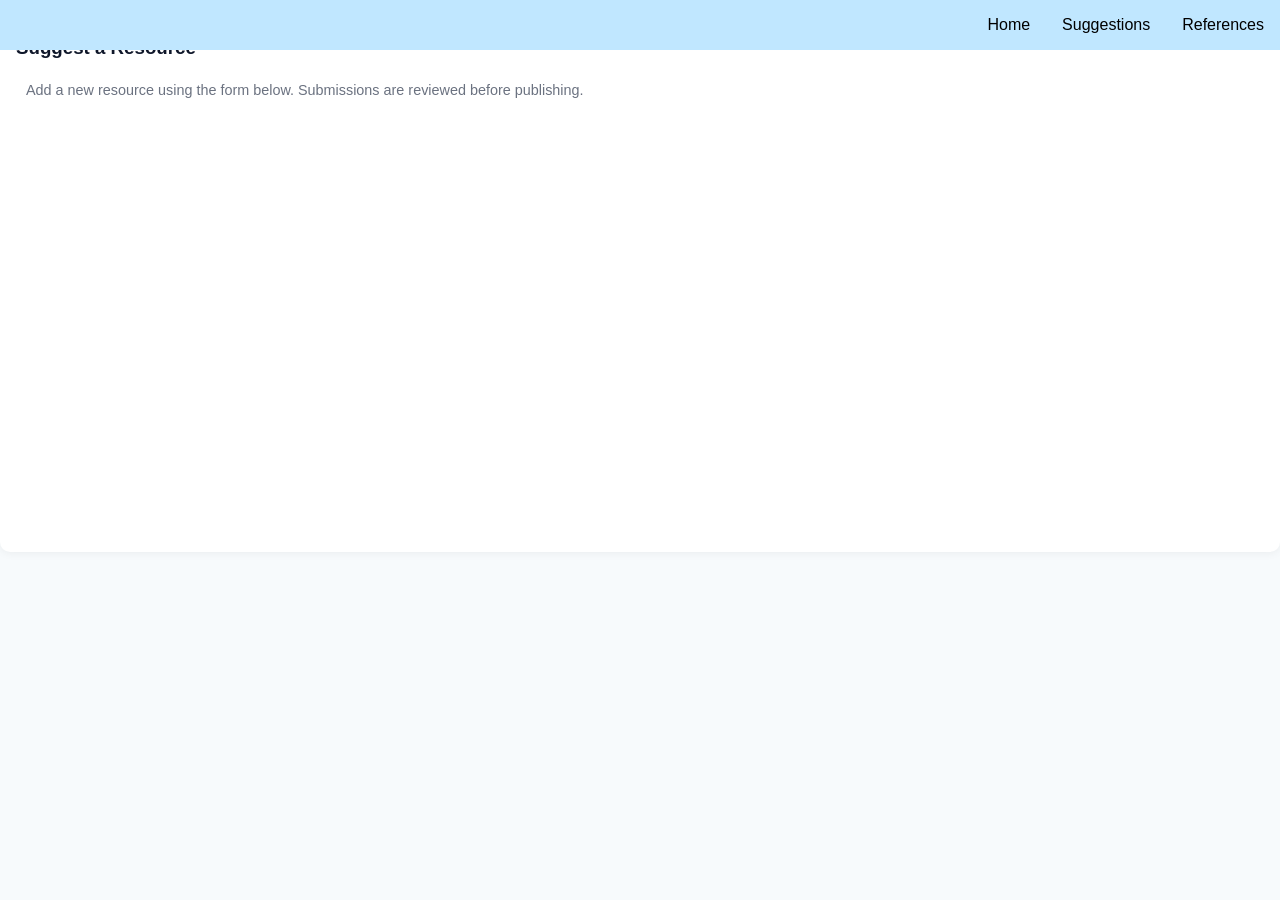
<file: suggestions.html>
<!DOCTYPE html>
<html>
  <head>
    <link rel="stylesheet" type="text/css" href="styles.css">
  </head>
<body class="navbar">

<ul class="navbarul">
  <li><a href="ref.html">References</a></li>
  <li><a href="suggestions.html">Suggestions</a></li>
  <li><a href="index.html">Home</a></li>
</ul>
<section class="cardtwo" aria-labelledby="submitTitle">
          <h3 id="submitTitle">Suggest a Resource</h3>
          <p class="meta">Add a new resource using the form below. Submissions are reviewed before publishing.</p>
          <iframe title="Suggest a resource form" src="https://docs.google.com/forms/d/e/1FAIpQLSen1qCsOibWEckjtG_W7qhlLWphPLWsk9jWWes9sHTEvv5N8A/viewform?usp=headerembedded=true" width="100%" height="420" frameborder="0" marginheight="0" marginwidth="0">Loading…</iframe>
        </section>

</body>
</html>
</file>
<file: styles.css>
:root{
  --bg:#f7fafc; --card:#fff; --accent:#0b6efd; --muted:#6b7280; --radius:10px;
      font-family:Inter,system-ui,-apple-system,Segoe UI,Roboto,"Helvetica Neue",Arial;
      color:#0f172a;
}

.pdf{
  top:50px;
  position:relative;
}


body{
  margin:0;
  background:var(--bg);
  line-height:1.4;
}
    

    
.container{
  margin:0 auto;
  padding:1rem;
}
    
.brand{
  display:flex;
  gap:1rem;
  align-items:center;
  position:absolute;
  z-index: 9999;
  top:55px;
  
}
    
.logo{
  width:56px;height:56px;
  border-radius:8px;
  background:var(--accent);
  display:flex;
  align-items:center;
  justify-content:center;
  color:#fff;
  font-weight:700;
  
}
    
h1{
  font-size:1.25rem;
  margin:0;
  color: white;
  
}
    
p.lead{
  margin:.25rem 0 .5rem;
  color:white;
  
}
    
main{
  padding:1rem 0;
  
}
    
.grid{
  display:grid;
  grid-template-columns:1fr 320px;
  gap:1rem;
  
}
    
@media(max-width:900px){.grid{grid-template-columns:1fr} .sidebar{order:2}}
    
.card{
  background:var(--card);
  padding:1rem;
  border-radius:var(--radius);
  box-shadow:0 1px 4px rgba(2,6,23,.06);
  
}
.cardtwo{
  background:var(--card);
  padding:1rem;
  border-radius:var(--radius);
  box-shadow:0 1px 10px rgba(2,6,23,.06);
}
    
.search-row{
  display:flex;gap:.5rem;
  align-items:center;
  
}
    
.search-row input[type="search"]{
  flex:1;
  padding:.6rem .75rem;
  border-radius:8px;
  border:1px solid #e6edf3;
  
}
    
.filters{
  display:flex;
  flex-wrap:wrap;gap:.5rem;margin-top:.75rem;
  
}
    
select,multi-select,input[type="date"]{
  padding:.45rem;
  border-radius:8px;
  border:1px solid #e6edf3;
  background:#fff;
  
}
    
.results{
  margin-top:1rem;
  display:grid;gap:.75rem;
  
}
  
.resource{
  display:flex;gap:.75rem;
  align-items:flex-start;
  
}
    
.thumb{
  width:72px;
  height:72px;
  border-radius:8px;
  background:#eef2ff;
  flex-shrink:0;
  display:flex;
  align-items:center;
  justify-content:center;
  color:var(--accent);
  font-weight:600;
  
}
    
.meta{
  font-size:.9rem;
  color:var(--muted);
  
}
    
.highlight-row{
  display:flex;gap:.75rem;
  flex-wrap:wrap
  
}
    
.highlight
    
.cta{
  display:inline-block;
  padding:.45rem .6rem;
  background:var(--accent);
  color:#fff;
  border-radius:8px;
  text-decoration:none;
  font-weight:600;
  
}
    
footer{
  padding:1rem 0;
  color:var(--muted);
  font-size:.9rem;
  
}
    
.skip{
  position:absolute;
  left:-999px;
  top:auto;
  width:1px;
  height:1px;
  overflow:hidden;
  
}
    
.skip:focus{
  left:1rem;
  top:1rem;
  width:auto;
  height:auto;
  background:#fff;
  padding:.5rem;
  border-radius:6px;
  box-shadow:0 2px 8px rgba(2,6,23,.12);
  
}
    
.visually-hidden{
  position:absolute;
  left:-9999px;
  
}
    
.sort-row{
  display:flex;gap:.5rem;
  align-items:center;
  
}
    
.empty{
  padding:1rem;
  border-radius:8px;
  background:#fff;
  text-align:center;
  color:var(--muted);
  
}
    /* small tweaks */
.tag{
  display:inline-block;
  background:#eef2ff;
  color:var(--accent);
  padding:.2rem .45rem;
  border-radius:999px;
  font-size:.8rem;
  margin-right:.35rem;
  
}


* {box-sizing: border-box;}
body {font-family: Verdana, sans-serif;}
.slides {
  display: none;
  position: relative;
  margin: 0 auto;
}
img {
  vertical-align: middle;

  
}


.slideshow-container {

  background-size:cover;
  position: relative;
  margin: 0 auto;
  top:0px;
  overflow:hidden;
  max-height:700px;
  
  
}

.button{
  background:var(--accent);
  border: none;
  padding: 8px 16px;
  text-align: center;
  display: inline-block;
  font-size:17px;
  font-weight: 600;
  margin:4px 2px;
  transition-duration: 0.4s;
  cursor: pointer;
  color: white;
  border-radius: 12px
  
}


.button1:hover {
  background-color: #003ecf;
  color: white;
}


.text {
  color: #f2f2f2;
  font-size: 15px;
  padding: 8px 12px;
  position: relative;
  bottom: 0px;
  width: 100%;
  background-color:linear-gradient(90deg,#0b6efd22,#0b6efd11); height: 50px;
  text-align: center;
}


.numbertext {
  color: #f2f2f2;
  font-size: 22px;
  padding: 8px 12px;
  position: absolute;
  z-index: 7777;
}


.dot {
  height: 15px;
  width: 15px;
  margin: 0 2px;
  background-color: #bbb;
  border-radius: 50%;
  transition: background-color 0.6s ease;
  position: relative;
  z-index: 10000;
  display: inline-block;
}

.active {
  background-color: #717171;
}


.fade {
  animation-name: fade;
  animation-duration: 1.5s;
}

@keyframes fade {
  from {opacity: .4} 
  to {opacity: 1}
}


@media only screen and (max-width: 300px) {
  .text {font-size: 11px}
}
/* navbar */
.navbar {
  z-index: 100000;

}

h2, p {
  margin: 10px;
}

ul {
  list-style-type: none;
  margin: 0;
  padding: 0;
  overflow: hidden;
  position:fixed;
  right:0;
  top:0;
  width:100%;
  background:#C0E7FF;
    z-index: 100000;
}

ul li {
  float: right;
}

ul li a {
  display: block;
  color: black;
  text-align: center;
  padding: 14px 16px;
  text-decoration: none;
}

ul li a:hover {
  background-color: white;
}


/* CODE DOES NOT IMPLEMENT CORRECTLY

@font-face {
  font-family: 'Inter';
  font-style: normal;
  font-weight: 400;
  font-display: swap;
  src: url(https://fonts.gstatic.com/s/inter/v20/UcC73FwrK3iLTeHuS_nVMrMxCp50SjIa2JL7SUc.woff2) format('woff2');
  unicode-range: U+0460-052F, U+1C80-1C8A, U+20B4, U+2DE0-2DFF, U+A640-A69F, U+FE2E-FE2F;
}

@font-face {
  font-family: 'Inter';
  font-style: normal;
  font-weight: 400;
  font-display: swap;
  src: url(https://fonts.gstatic.com/s/inter/v20/UcC73FwrK3iLTeHuS_nVMrMxCp50SjIa0ZL7SUc.woff2) format('woff2');
  unicode-range: U+0301, U+0400-045F, U+0490-0491, U+04B0-04B1, U+2116;
}

@font-face {
  font-family: 'Inter';
  font-style: normal;
  font-weight: 400;
  font-display: swap;
  src: url(https://fonts.gstatic.com/s/inter/v20/UcC73FwrK3iLTeHuS_nVMrMxCp50SjIa2ZL7SUc.woff2) format('woff2');
  unicode-range: U+1F00-1FFF;
}

@font-face {
  font-family: 'Inter';
  font-style: normal;
  font-weight: 400;
  font-display: swap;
  src: url(https://fonts.gstatic.com/s/inter/v20/UcC73FwrK3iLTeHuS_nVMrMxCp50SjIa1pL7SUc.woff2) format('woff2');
  unicode-range: U+0370-0377, U+037A-037F, U+0384-038A, U+038C, U+038E-03A1, U+03A3-03FF;
}

@font-face {
  font-family: 'Inter';
  font-style: normal;
  font-weight: 400;
  font-display: swap;
  src: url(https://fonts.gstatic.com/s/inter/v20/UcC73FwrK3iLTeHuS_nVMrMxCp50SjIa2pL7SUc.woff2) format('woff2');
  unicode-range: U+0102-0103, U+0110-0111, U+0128-0129, U+0168-0169, U+01A0-01A1, U+01AF-01B0, U+0300-0301, U+0303-0304, U+0308-0309, U+0323, U+0329, U+1EA0-1EF9, U+20AB;
}

@font-face {
  font-family: 'Inter';
  font-style: normal;
  font-weight: 400;
  font-display: swap;
  src: url(https://fonts.gstatic.com/s/inter/v20/UcC73FwrK3iLTeHuS_nVMrMxCp50SjIa25L7SUc.woff2) format('woff2');
  unicode-range: U+0100-02BA, U+02BD-02C5, U+02C7-02CC, U+02CE-02D7, U+02DD-02FF, U+0304, U+0308, U+0329, U+1D00-1DBF, U+1E00-1E9F, U+1EF2-1EFF, U+2020, U+20A0-20AB, U+20AD-20C0, U+2113, U+2C60-2C7F, U+A720-A7FF;
}

@font-face {
  font-family: 'Inter';
  font-style: normal;
  font-weight: 400;
  font-display: swap;
  src: url(https://fonts.gstatic.com/s/inter/v20/UcC73FwrK3iLTeHuS_nVMrMxCp50SjIa1ZL7.woff2) format('woff2');
  unicode-range: U+0000-00FF, U+0131, U+0152-0153, U+02BB-02BC, U+02C6, U+02DA, U+02DC, U+0304, U+0308, U+0329, U+2000-206F, U+20AC, U+2122, U+2191, U+2193, U+2212, U+2215, U+FEFF, U+FFFD;
}

@font-face {
  font-family: 'Inter';
  font-style: normal;
  font-weight: 600;
  font-display: swap;
  src: url(https://fonts.gstatic.com/s/inter/v20/UcC73FwrK3iLTeHuS_nVMrMxCp50SjIa2JL7SUc.woff2) format('woff2');
  unicode-range: U+0460-052F, U+1C80-1C8A, U+20B4, U+2DE0-2DFF, U+A640-A69F, U+FE2E-FE2F;
}

@font-face {
  font-family: 'Inter';
  font-style: normal;
  font-weight: 600;
  font-display: swap;
  src: url(https://fonts.gstatic.com/s/inter/v20/UcC73FwrK3iLTeHuS_nVMrMxCp50SjIa0ZL7SUc.woff2) format('woff2');
  unicode-range: U+0301, U+0400-045F, U+0490-0491, U+04B0-04B1, U+2116;
}

@font-face {
  font-family: 'Inter';
  font-style: normal;
  font-weight: 600;
  font-display: swap;
  src: url(https://fonts.gstatic.com/s/inter/v20/UcC73FwrK3iLTeHuS_nVMrMxCp50SjIa2ZL7SUc.woff2) format('woff2');
  unicode-range: U+1F00-1FFF;
}

@font-face {
  font-family: 'Inter';
  font-style: normal;
  font-weight: 600;
  font-display: swap;
  src: url(https://fonts.gstatic.com/s/inter/v20/UcC73FwrK3iLTeHuS_nVMrMxCp50SjIa1pL7SUc.woff2) format('woff2');
  unicode-range: U+0370-0377, U+037A-037F, U+0384-038A, U+038C, U+038E-03A1, U+03A3-03FF;
}

@font-face {
  font-family: 'Inter';
  font-style: normal;
  font-weight: 600;
  font-display: swap;
  src: url(https://fonts.gstatic.com/s/inter/v20/UcC73FwrK3iLTeHuS_nVMrMxCp50SjIa2pL7SUc.woff2) format('woff2');
  unicode-range: U+0102-0103, U+0110-0111, U+0128-0129, U+0168-0169, U+01A0-01A1, U+01AF-01B0, U+0300-0301, U+0303-0304, U+0308-0309, U+0323, U+0329, U+1EA0-1EF9, U+20AB;
}


@font-face {
  font-family: 'Inter';
  font-style: normal;
  font-weight: 600;
  font-display: swap;
  src: url(https://fonts.gstatic.com/s/inter/v20/UcC73FwrK3iLTeHuS_nVMrMxCp50SjIa25L7SUc.woff2) format('woff2');
  unicode-range: U+0100-02BA, U+02BD-02C5, U+02C7-02CC, U+02CE-02D7, U+02DD-02FF, U+0304, U+0308, U+0329, U+1D00-1DBF, U+1E00-1E9F, U+1EF2-1EFF, U+2020, U+20A0-20AB, U+20AD-20C0, U+2113, U+2C60-2C7F, U+A720-A7FF;
}


@font-face {
  font-family: 'Inter';
  font-style: normal;
  font-weight: 600;
  font-display: swap;
  src: url(https://fonts.gstatic.com/s/inter/v20/UcC73FwrK3iLTeHuS_nVMrMxCp50SjIa1ZL7.woff2) format('woff2');
  unicode-range: U+0000-00FF, U+0131, U+0152-0153, U+02BB-02BC, U+02C6, U+02DA, U+02DC, U+0304, U+0308, U+0329, U+2000-206F, U+20AC, U+2122, U+2191, U+2193, U+2212, U+2215, U+FEFF, U+FFFD;
}
*/
</file>
